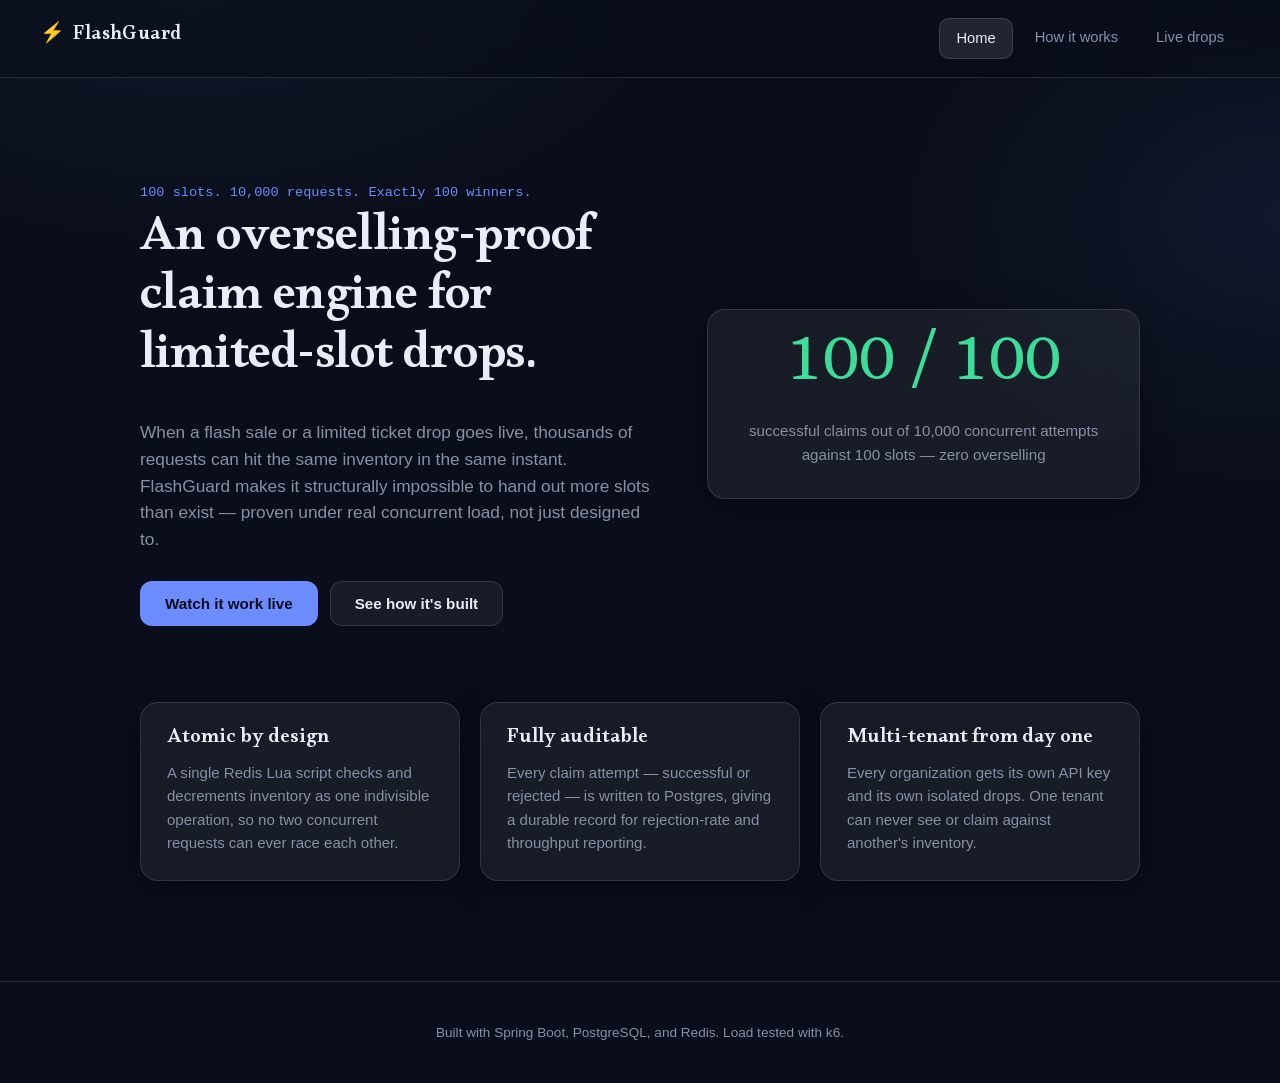
<file: frontend/index.html>
<!DOCTYPE html>
<html lang="en">
<head>
<meta charset="UTF-8">
<meta name="viewport" content="width=device-width, initial-scale=1">
<title>FlashGuard — overselling-proof claim engine</title>
<link rel="preconnect" href="https://fonts.googleapis.com">
<link rel="preconnect" href="https://fonts.gstatic.com" crossorigin>
<link href="https://fonts.googleapis.com/css2?family=Ruwudu:wght@400;500;600;700&display=swap" rel="stylesheet">
<link rel="stylesheet" href="style.css">
</head>
<body data-page="home">

<nav class="nav">
  <div class="nav__brand"><span class="bolt">⚡</span> FlashGuard</div>
  <div class="nav__links">
    <a href="index.html" data-page="home">Home</a>
    <a href="about.html" data-page="about">How it works</a>
    <a href="live.html" data-page="live">Live drops</a>
  </div>
</nav>

<main class="page">

  <section class="hero">
    <div>
      <div class="hero__eyebrow-line">100 slots. 10,000 requests. Exactly 100 winners.</div>
      <h1>An overselling-proof claim engine for limited-slot drops.</h1>
      <p class="lede">
        When a flash sale or a limited ticket drop goes live, thousands of requests
        can hit the same inventory in the same instant. FlashGuard makes it structurally
        impossible to hand out more slots than exist — proven under real concurrent load,
        not just designed to.
      </p>
      <div class="hero__ctas">
        <a href="live.html"><button class="btn btn--primary">Watch it work live</button></a>
        <a href="about.html"><button class="btn btn--ghost">See how it's built</button></a>
      </div>
    </div>

    <div class="glass hero__stat">
      <div class="figure">100 / 100</div>
      <div class="label">successful claims out of 10,000 concurrent attempts against 100 slots — zero overselling</div>
    </div>
  </section>

  <section class="split">
    <div class="glass">
      <h3>Atomic by design</h3>
      <p>A single Redis Lua script checks and decrements inventory as one indivisible operation, so no two concurrent requests can ever race each other.</p>
    </div>
    <div class="glass">
      <h3>Fully auditable</h3>
      <p>Every claim attempt — successful or rejected — is written to Postgres, giving a durable record for rejection-rate and throughput reporting.</p>
    </div>
    <div class="glass">
      <h3>Multi-tenant from day one</h3>
      <p>Every organization gets its own API key and its own isolated drops. One tenant can never see or claim against another's inventory.</p>
    </div>
  </section>

</main>

<footer class="footer">Built with Spring Boot, PostgreSQL, and Redis. Load tested with k6.</footer>

<script src="shared.js"></script>
</body>
</html>
</file>
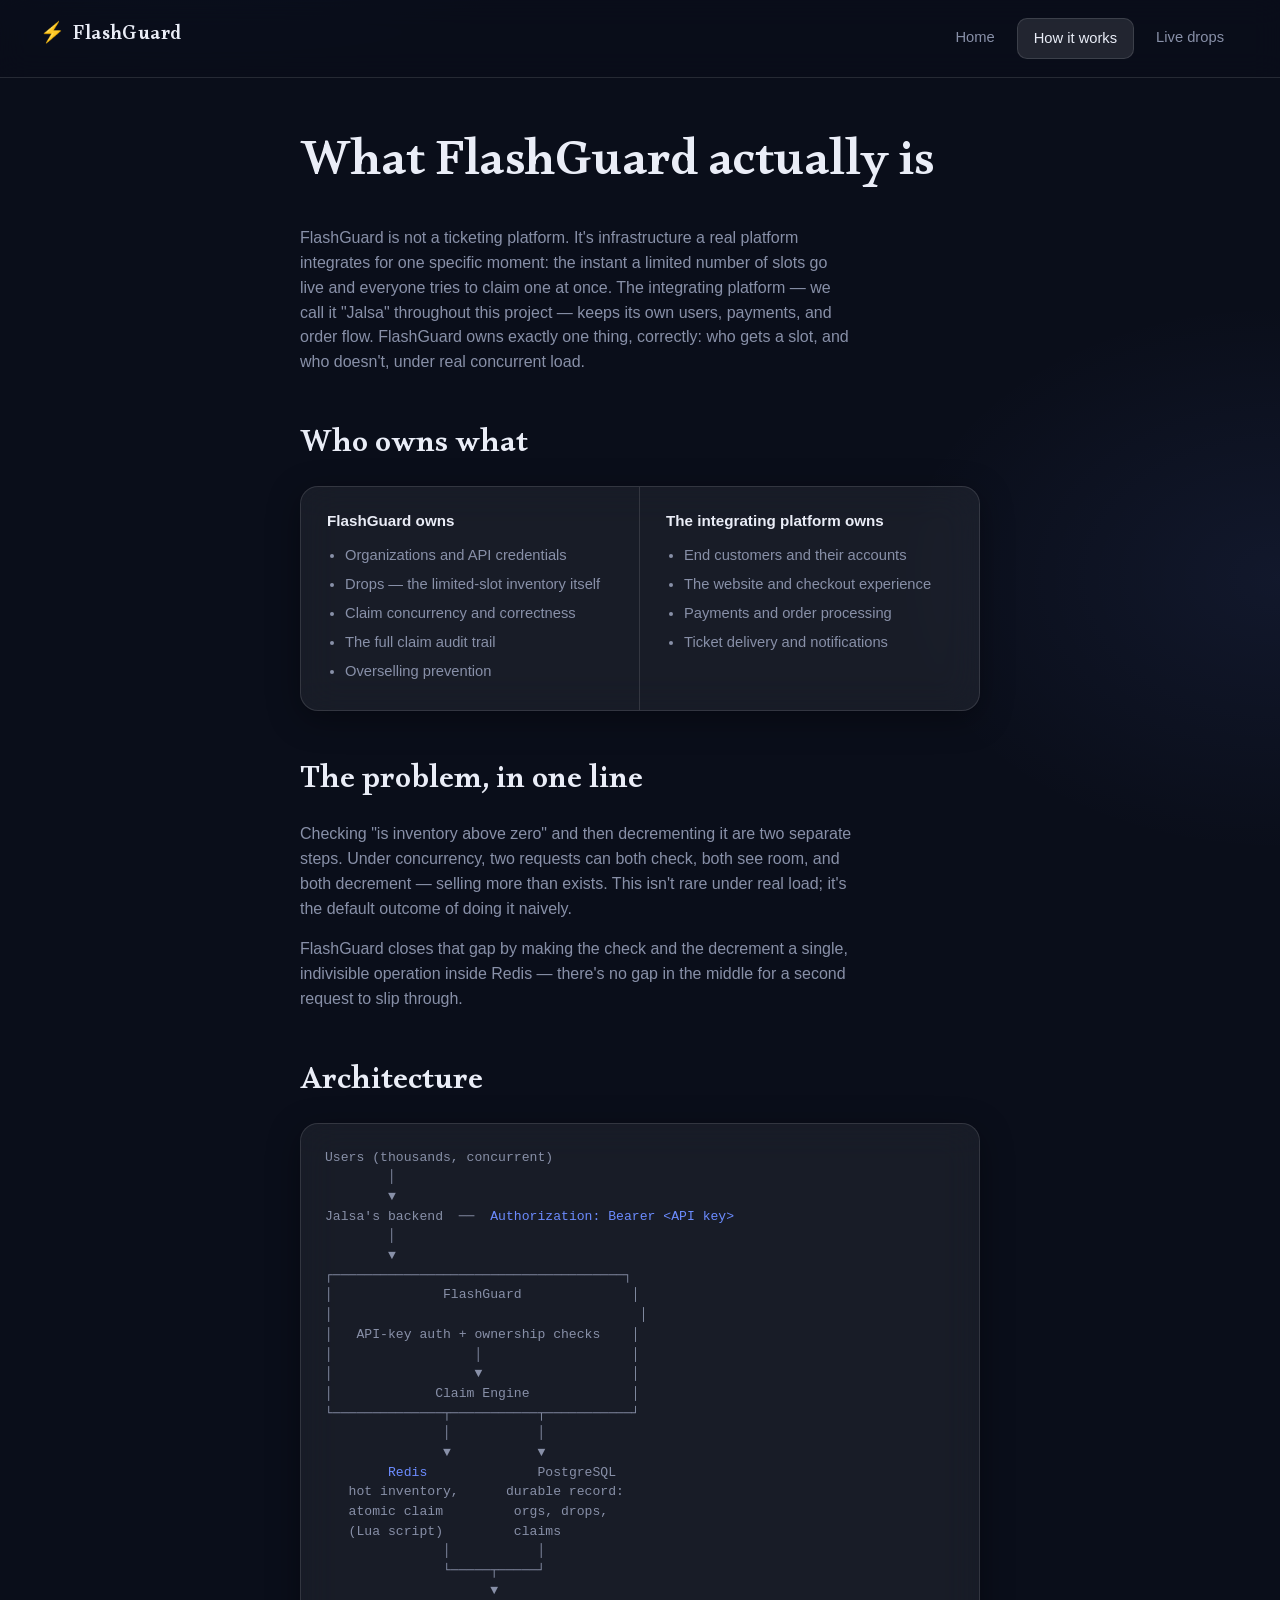
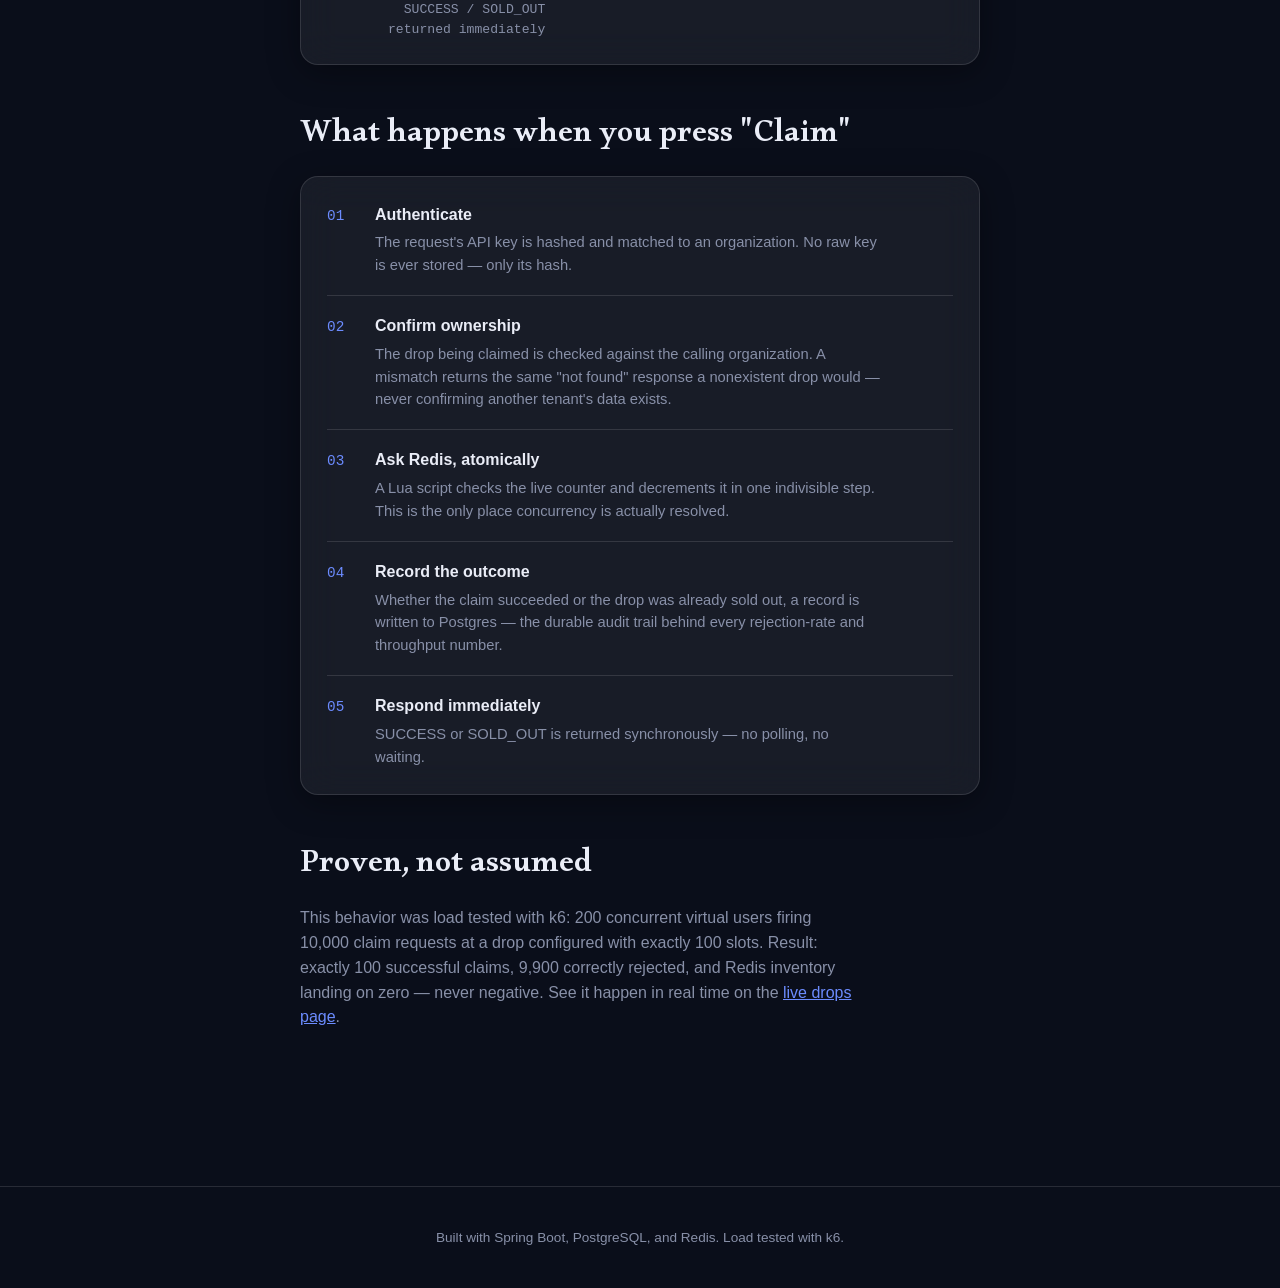
<file: frontend/about.html>
<!DOCTYPE html>
<html lang="en">
<head>
<meta charset="UTF-8">
<meta name="viewport" content="width=device-width, initial-scale=1">
<title>How FlashGuard works</title>
<link rel="preconnect" href="https://fonts.googleapis.com">
<link rel="preconnect" href="https://fonts.gstatic.com" crossorigin>
<link href="https://fonts.googleapis.com/css2?family=Ruwudu:wght@400;500;600;700&display=swap" rel="stylesheet">
<link rel="stylesheet" href="style.css">
</head>
<body data-page="about">

<nav class="nav">
  <div class="nav__brand"><span class="bolt">⚡</span> FlashGuard</div>
  <div class="nav__links">
    <a href="index.html" data-page="home">Home</a>
    <a href="about.html" data-page="about">How it works</a>
    <a href="live.html" data-page="live">Live drops</a>
  </div>
</nav>

<main class="page page--narrow">

  <section class="section">
    <h1>What FlashGuard actually is</h1>
    <p>
      FlashGuard is not a ticketing platform. It's infrastructure a real platform integrates
      for one specific moment: the instant a limited number of slots go live and everyone tries
      to claim one at once. The integrating platform — we call it "Jalsa" throughout this
      project — keeps its own users, payments, and order flow. FlashGuard owns exactly one
      thing, correctly: who gets a slot, and who doesn't, under real concurrent load.
    </p>
  </section>

  <section class="section">
    <h2>Who owns what</h2>
    <div class="glass ownership">
      <div>
        <h4>FlashGuard owns</h4>
        <ul>
          <li>Organizations and API credentials</li>
          <li>Drops — the limited-slot inventory itself</li>
          <li>Claim concurrency and correctness</li>
          <li>The full claim audit trail</li>
          <li>Overselling prevention</li>
        </ul>
      </div>
      <div>
        <h4>The integrating platform owns</h4>
        <ul>
          <li>End customers and their accounts</li>
          <li>The website and checkout experience</li>
          <li>Payments and order processing</li>
          <li>Ticket delivery and notifications</li>
        </ul>
      </div>
    </div>
  </section>

  <section class="section">
    <h2>The problem, in one line</h2>
    <p>
      Checking "is inventory above zero" and then decrementing it are two separate steps.
      Under concurrency, two requests can both check, both see room, and both decrement —
      selling more than exists. This isn't rare under real load; it's the default outcome
      of doing it naively.
    </p>
    <p>
      FlashGuard closes that gap by making the check and the decrement a single, indivisible
      operation inside Redis — there's no gap in the middle for a second request to slip through.
    </p>
  </section>

  <section class="section">
    <h2>Architecture</h2>
    <div class="glass diagram">Users (thousands, concurrent)
        │
        ▼
Jalsa's backend  ──  <span class="hi">Authorization: Bearer &lt;API key&gt;</span>
        │
        ▼
┌─────────────────────────────────────┐
│              FlashGuard              │
│                                       │
│   API-key auth + ownership checks    │
│                  │                   │
│                  ▼                   │
│             Claim Engine             │
└──────────────┬───────────┬───────────┘
               │           │
               ▼           ▼
        <span class="hi">Redis</span>              PostgreSQL
   hot inventory,      durable record:
   atomic claim         orgs, drops,
   (Lua script)         claims
               │           │
               └─────┬─────┘
                     ▼
          SUCCESS / SOLD_OUT
        returned immediately</div>
  </section>

  <section class="section">
    <h2>What happens when you press "Claim"</h2>
    <div class="glass" style="padding: 8px 26px;">
      <div class="steps">
        <div class="step">
          <div class="n">01</div>
          <div><h4>Authenticate</h4><p>The request's API key is hashed and matched to an organization. No raw key is ever stored — only its hash.</p></div>
        </div>
        <div class="step">
          <div class="n">02</div>
          <div><h4>Confirm ownership</h4><p>The drop being claimed is checked against the calling organization. A mismatch returns the same "not found" response a nonexistent drop would — never confirming another tenant's data exists.</p></div>
        </div>
        <div class="step">
          <div class="n">03</div>
          <div><h4>Ask Redis, atomically</h4><p>A Lua script checks the live counter and decrements it in one indivisible step. This is the only place concurrency is actually resolved.</p></div>
        </div>
        <div class="step">
          <div class="n">04</div>
          <div><h4>Record the outcome</h4><p>Whether the claim succeeded or the drop was already sold out, a record is written to Postgres — the durable audit trail behind every rejection-rate and throughput number.</p></div>
        </div>
        <div class="step">
          <div class="n">05</div>
          <div><h4>Respond immediately</h4><p>SUCCESS or SOLD_OUT is returned synchronously — no polling, no waiting.</p></div>
        </div>
      </div>
    </div>
  </section>

  <section class="section">
    <h2>Proven, not assumed</h2>
    <p>
      This behavior was load tested with k6: 200 concurrent virtual users firing 10,000
      claim requests at a drop configured with exactly 100 slots. Result: exactly 100
      successful claims, 9,900 correctly rejected, and Redis inventory landing on zero —
      never negative. See it happen in real time on the
      <a href="live.html" style="color: var(--accent); text-decoration: underline;">live drops page</a>.
    </p>
  </section>

</main>

<footer class="footer">Built with Spring Boot, PostgreSQL, and Redis. Load tested with k6.</footer>

<script src="shared.js"></script>
</body>
</html>
</file>
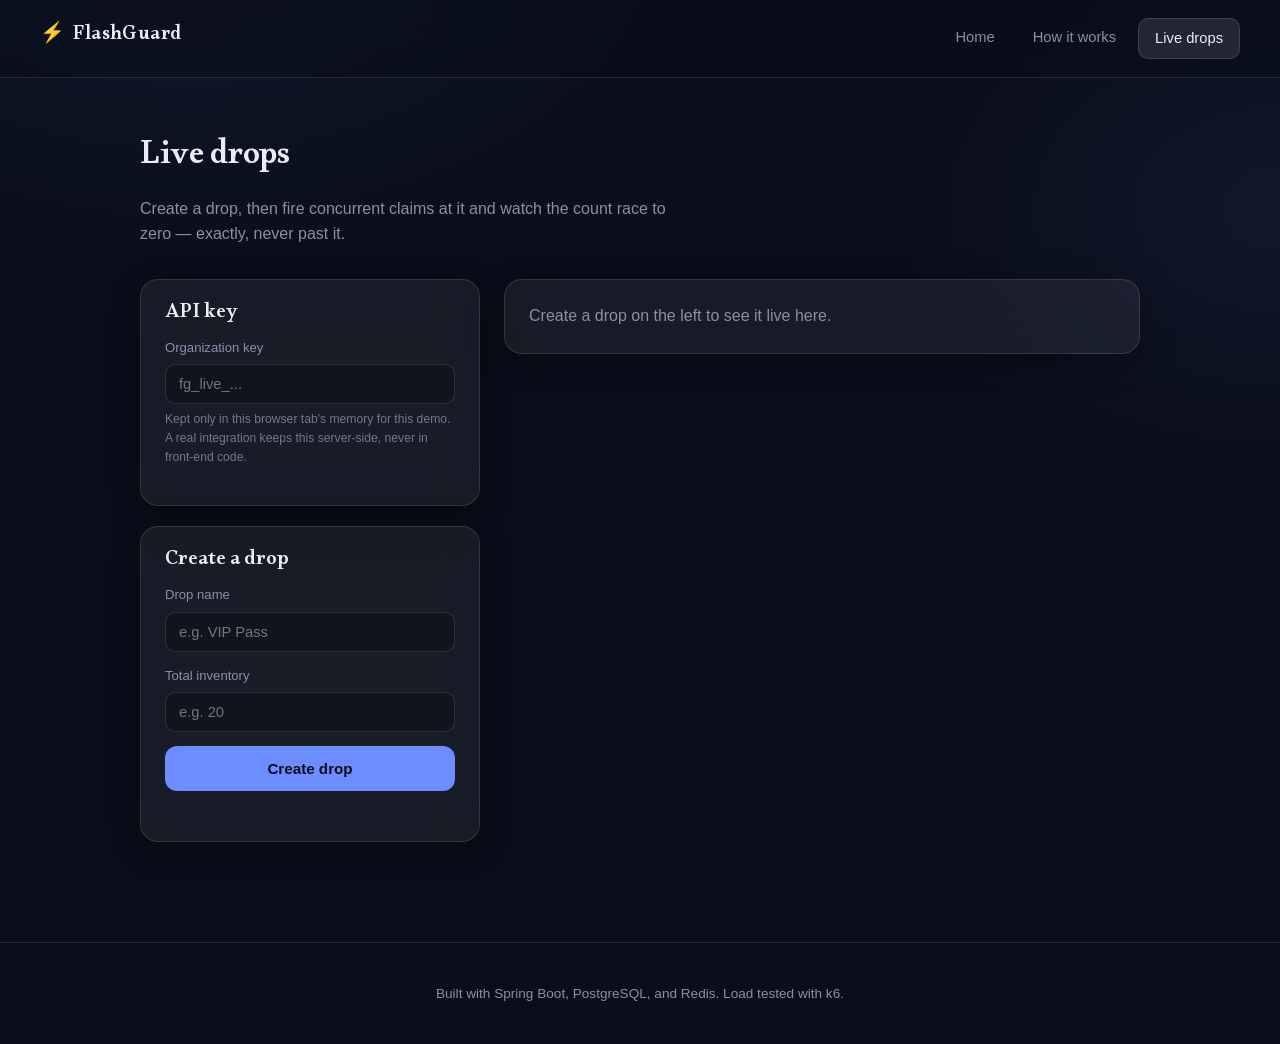
<file: frontend/live.html>
<!DOCTYPE html>
<html lang="en">
<head>
<meta charset="UTF-8">
<meta name="viewport" content="width=device-width, initial-scale=1">
<title>Live drops — FlashGuard</title>
<link rel="preconnect" href="https://fonts.googleapis.com">
<link rel="preconnect" href="https://fonts.gstatic.com" crossorigin>
<link href="https://fonts.googleapis.com/css2?family=Ruwudu:wght@400;500;600;700&display=swap" rel="stylesheet">
<link rel="stylesheet" href="style.css">
</head>
<body data-page="live">

<nav class="nav">
  <div class="nav__brand"><span class="bolt">⚡</span> FlashGuard</div>
  <div class="nav__links">
    <a href="index.html" data-page="home">Home</a>
    <a href="about.html" data-page="about">How it works</a>
    <a href="live.html" data-page="live">Live drops</a>
  </div>
</nav>

<main class="page">
  <h1 style="font-size: 2.1rem;">Live drops</h1>
  <p style="margin-bottom: 32px;">Create a drop, then fire concurrent claims at it and watch the count race to zero — exactly, never past it.</p>

  <div class="live-layout">

    <!-- Left column: setup -->
    <div>
      <div class="glass panel">
        <h3>API key</h3>
        <div class="field">
          <label for="apiKey">Organization key</label>
          <input id="apiKey" placeholder="fg_live_...">
          <div class="hint">Kept only in this browser tab's memory for this demo. A real integration keeps this server-side, never in front-end code.</div>
        </div>
      </div>

      <div class="glass panel">
        <h3>Create a drop</h3>
        <div class="field">
          <label for="dropName">Drop name</label>
          <input id="dropName" placeholder="e.g. VIP Pass">
        </div>
        <div class="field">
          <label for="dropInventory">Total inventory</label>
          <input id="dropInventory" type="number" placeholder="e.g. 20">
        </div>
        <button class="btn btn--primary" id="createDropBtn" style="width:100%;">Create drop</button>
        <div class="status-line" id="createStatus"></div>
      </div>
    </div>

    <!-- Right column: live view -->
    <div id="dropPanel" style="display:none;">
      <div class="glass counter-card">
        <div class="remaining" id="remaining">–</div>
        <div class="of-total" id="ofTotal">of – remaining</div>
      </div>

      <div class="glass panel">
        <h3>Manual claim</h3>
        <p style="margin-bottom: 12px;">Claim one slot as a single customer.</p>
        <button class="btn btn--ghost" id="claimOneBtn">Claim 1 slot</button>
      </div>

      <div class="glass panel">
        <h3>Simulate concurrent claims</h3>
        <p style="margin-bottom: 4px;">Fires many claims at once — the same scenario a real flash-sale spike creates.</p>
        <div class="burst-row">
          <div class="field">
            <label for="burstCount">Number of simultaneous claims</label>
            <input id="burstCount" type="number" value="50">
          </div>
          <button class="btn btn--primary" id="burstBtn">Fire burst</button>
        </div>
        <div class="status-line" id="burstStatus"></div>
      </div>

      <div class="glass log" id="log">
        <div class="log-empty">No claims yet — try a manual claim or a burst above.</div>
      </div>
    </div>

    <div id="emptyState" class="glass panel" style="grid-column: 2;">
      <p style="margin:0;">Create a drop on the left to see it live here.</p>
    </div>

  </div>
</main>

<footer class="footer">Built with Spring Boot, PostgreSQL, and Redis. Load tested with k6.</footer>

<script src="shared.js"></script>
<script src="live.js"></script>
</body>
</html>
</file>
<file: frontend/style.css>
:root {
  --bg: #0A0E1A;
  --bg-glow: #131B2E;
  --glass: rgba(255, 255, 255, 0.06);
  --glass-border: rgba(255, 255, 255, 0.12);
  --glass-strong: rgba(255, 255, 255, 0.1);
  --accent: #6C8CFF;
  --accent-dim: #4A5FCC;
  --success: #3DDC97;
  --danger: #FF6B6B;
  --text: #EAEDF7;
  --text-muted: #8890A8;
  --font-display: 'Ruwudu', serif;
  --font-body: -apple-system, BlinkMacSystemFont, 'Segoe UI', Roboto, sans-serif;
  --font-mono: 'SFMono-Regular', Consolas, 'Liberation Mono', Menlo, monospace;
}

* { box-sizing: border-box; }

html { scroll-behavior: smooth; }

body {
  margin: 0;
  background: radial-gradient(ellipse 900px 600px at 15% -10%, var(--bg-glow) 0%, transparent 60%),
              radial-gradient(ellipse 700px 500px at 100% 20%, rgba(108, 140, 255, 0.08) 0%, transparent 55%),
              var(--bg);
  color: var(--text);
  font-family: var(--font-body);
  min-height: 100vh;
  line-height: 1.55;
}

a { color: inherit; text-decoration: none; }

/* ---------- Nav ---------- */
.nav {
  position: sticky;
  top: 0;
  z-index: 50;
  display: flex;
  align-items: center;
  justify-content: space-between;
  padding: 18px 40px;
  background: rgba(10, 14, 26, 0.55);
  backdrop-filter: blur(14px);
  -webkit-backdrop-filter: blur(14px);
  border-bottom: 1px solid var(--glass-border);
}

.nav__brand {
  font-family: var(--font-display);
  font-size: 1.25rem;
  font-weight: 600;
  letter-spacing: 0.02em;
  display: flex;
  align-items: center;
  gap: 8px;
}

.nav__brand span.bolt { color: var(--accent); }

.nav__links {
  display: flex;
  gap: 6px;
}

.nav__links a {
  padding: 8px 16px;
  border-radius: 10px;
  font-size: 0.92rem;
  color: var(--text-muted);
  transition: background 0.15s ease, color 0.15s ease;
}

.nav__links a:hover { background: var(--glass); color: var(--text); }
.nav__links a.active { background: var(--glass-strong); color: var(--text); border: 1px solid var(--glass-border); }

/* ---------- Layout shells ---------- */
.page {
  max-width: 1080px;
  margin: 0 auto;
  padding: 64px 40px 100px;
}

.page--narrow { max-width: 760px; }

/* ---------- Glass panel ---------- */
.glass {
  background: var(--glass);
  border: 1px solid var(--glass-border);
  border-radius: 18px;
  backdrop-filter: blur(18px);
  -webkit-backdrop-filter: blur(18px);
  box-shadow: 0 8px 32px rgba(0, 0, 0, 0.35);
}

/* ---------- Typography ---------- */
h1, h2, h3 {
  font-family: var(--font-display);
  font-weight: 600;
  line-height: 1.15;
  margin: 0 0 0.5em;
}

h1 { font-size: 3.2rem; letter-spacing: -0.01em; }
h2 { font-size: 2rem; }
h3 { font-size: 1.3rem; }

p { color: var(--text-muted); max-width: 62ch; }

.eyebrow-free { /* intentional: no tracked-out label chrome anywhere in this build */ }

/* ---------- Hero (home) ---------- */
.hero {
  display: grid;
  grid-template-columns: 1.2fr 1fr;
  gap: 48px;
  align-items: center;
  padding: 40px 0 20px;
}

.hero__eyebrow-line {
  font-family: var(--font-mono);
  font-size: 0.85rem;
  color: var(--accent);
  margin-bottom: 14px;
}

.hero p.lede {
  font-size: 1.08rem;
  color: var(--text-muted);
}

.hero__ctas {
  display: flex;
  gap: 12px;
  margin-top: 28px;
}

.btn {
  font-family: var(--font-body);
  font-size: 0.95rem;
  font-weight: 600;
  padding: 13px 24px;
  border-radius: 12px;
  border: 1px solid transparent;
  cursor: pointer;
  transition: transform 0.12s ease, background 0.15s ease, border-color 0.15s ease;
}

.btn:active { transform: scale(0.97); }

.btn--primary {
  background: var(--accent);
  color: #0A0E1A;
}
.btn--primary:hover { background: #7f9cff; }

.btn--ghost {
  background: var(--glass);
  color: var(--text);
  border-color: var(--glass-border);
}
.btn--ghost:hover { background: var(--glass-strong); }

.btn:disabled { opacity: 0.45; cursor: not-allowed; }

/* Hero live stat panel */
.hero__stat {
  padding: 32px;
  text-align: center;
}

.hero__stat .figure {
  font-family: var(--font-display);
  font-size: 4.2rem;
  color: var(--success);
  line-height: 1;
}

.hero__stat .figure.oversell { color: var(--danger); }

.hero__stat .label {
  color: var(--text-muted);
  font-size: 0.95rem;
  margin-top: 10px;
}

/* ---------- Feature row (home, below hero) ---------- */
.split {
  display: grid;
  grid-template-columns: repeat(3, 1fr);
  gap: 20px;
  margin-top: 56px;
}

.split .glass { padding: 26px; }
.split h3 { margin-bottom: 8px; }
.split p { font-size: 0.94rem; margin: 0; }

/* ---------- About page ---------- */
.section { margin-bottom: 56px; }
.section h2 { margin-bottom: 18px; }

.diagram {
  font-family: var(--font-mono);
  font-size: 0.82rem;
  white-space: pre;
  color: var(--text-muted);
  padding: 24px;
  overflow-x: auto;
  line-height: 1.5;
}

.diagram .hi { color: var(--accent); }

.ownership {
  display: grid;
  grid-template-columns: 1fr 1fr;
  gap: 0;
  overflow: hidden;
}
.ownership > div { padding: 22px 26px; }
.ownership > div:first-child { border-right: 1px solid var(--glass-border); }
.ownership h4 { margin: 0 0 12px; font-family: var(--font-body); font-size: 0.95rem; color: var(--text); }
.ownership ul { margin: 0; padding-left: 18px; color: var(--text-muted); font-size: 0.92rem; }
.ownership li { margin-bottom: 6px; }

.steps {
  display: flex;
  flex-direction: column;
  gap: 0;
}
.step {
  display: grid;
  grid-template-columns: 32px 1fr;
  gap: 16px;
  padding: 18px 0;
  border-bottom: 1px solid var(--glass-border);
}
.step:last-child { border-bottom: none; }
.step .n {
  font-family: var(--font-mono);
  color: var(--accent);
  font-size: 0.9rem;
  padding-top: 2px;
}
.step h4 { margin: 0 0 4px; font-size: 1rem; }
.step p { margin: 0; font-size: 0.92rem; }

/* ---------- Live page ---------- */
.live-layout {
  display: grid;
  grid-template-columns: 340px 1fr;
  gap: 24px;
  align-items: start;
}

.panel { padding: 24px; }
.panel + .panel { margin-top: 20px; }

.field { margin-bottom: 14px; }
.field label {
  display: block;
  font-size: 0.82rem;
  color: var(--text-muted);
  margin-bottom: 6px;
}

.field input {
  width: 100%;
  padding: 11px 13px;
  border-radius: 10px;
  border: 1px solid var(--glass-border);
  background: rgba(0, 0, 0, 0.25);
  color: var(--text);
  font-family: var(--font-body);
  font-size: 0.92rem;
}

.field input:focus,
.btn:focus-visible {
  outline: 2px solid var(--accent);
  outline-offset: 2px;
}

.field .hint {
  font-size: 0.76rem;
  color: var(--text-muted);
  margin-top: 6px;
  opacity: 0.8;
}

.status-line {
  font-size: 0.85rem;
  color: var(--text-muted);
  margin-top: 10px;
  min-height: 1.2em;
}
.status-line.error { color: var(--danger); }
.status-line.ok { color: var(--success); }

.counter-card {
  text-align: center;
  padding: 40px;
}

.counter-card .remaining {
  font-family: var(--font-display);
  font-size: 5rem;
  transition: color 0.3s ease;
}
.counter-card .remaining.low { color: var(--danger); }

.counter-card .of-total {
  color: var(--text-muted);
  font-size: 1rem;
  margin-top: 4px;
}

.burst-row {
  display: flex;
  gap: 10px;
  align-items: flex-end;
  margin-top: 18px;
}
.burst-row .field { flex: 1; margin-bottom: 0; }

.log {
  margin-top: 8px;
  max-height: 320px;
  overflow-y: auto;
  padding: 6px 20px;
}

.log-line {
  display: flex;
  align-items: center;
  gap: 10px;
  padding: 9px 0;
  border-bottom: 1px solid var(--glass-border);
  font-family: var(--font-mono);
  font-size: 0.84rem;
  animation: slide-in 0.25s ease both;
}
.log-line:last-child { border-bottom: none; }

.log-line .dot {
  width: 8px; height: 8px; border-radius: 50%; flex-shrink: 0;
}
.log-line.success .dot { background: var(--success); }
.log-line.soldout .dot { background: var(--danger); }
.log-line.success { color: var(--success); }
.log-line.soldout { color: var(--text-muted); }

.log-empty {
  color: var(--text-muted);
  font-size: 0.88rem;
  padding: 20px;
  text-align: center;
}

@keyframes slide-in {
  from { opacity: 0; transform: translateY(-6px); }
  to { opacity: 1; transform: translateY(0); }
}

@media (prefers-reduced-motion: reduce) {
  .log-line { animation: none; }
  html { scroll-behavior: auto; }
}

/* ---------- Footer ---------- */
.footer {
  text-align: center;
  padding: 40px;
  color: var(--text-muted);
  font-size: 0.85rem;
  border-top: 1px solid var(--glass-border);
}

/* ---------- Responsive ---------- */
@media (max-width: 860px) {
  .hero { grid-template-columns: 1fr; }
  .split { grid-template-columns: 1fr; }
  .live-layout { grid-template-columns: 1fr; }
  .ownership { grid-template-columns: 1fr; }
  .ownership > div:first-child { border-right: none; border-bottom: 1px solid var(--glass-border); }
  h1 { font-size: 2.3rem; }
  .nav { padding: 16px 20px; }
  .page { padding: 40px 20px 80px; }
}
</file>
